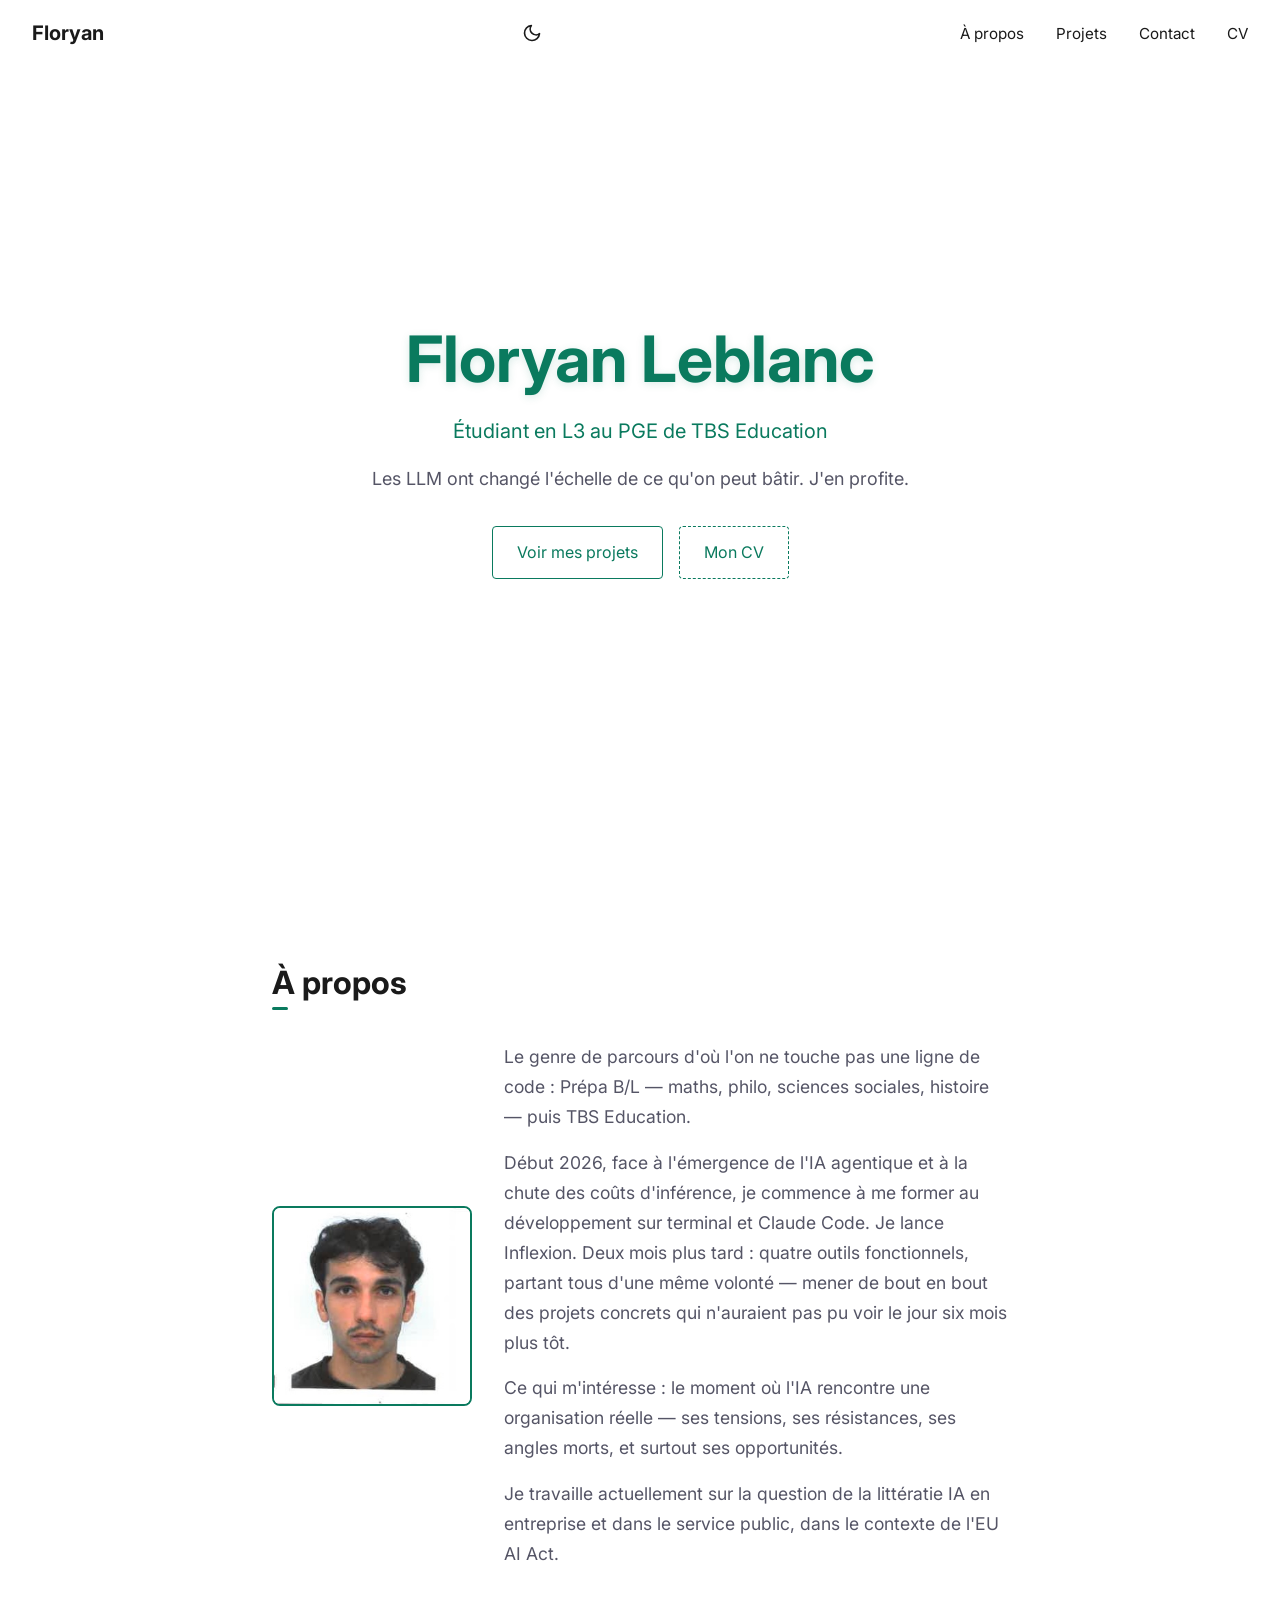
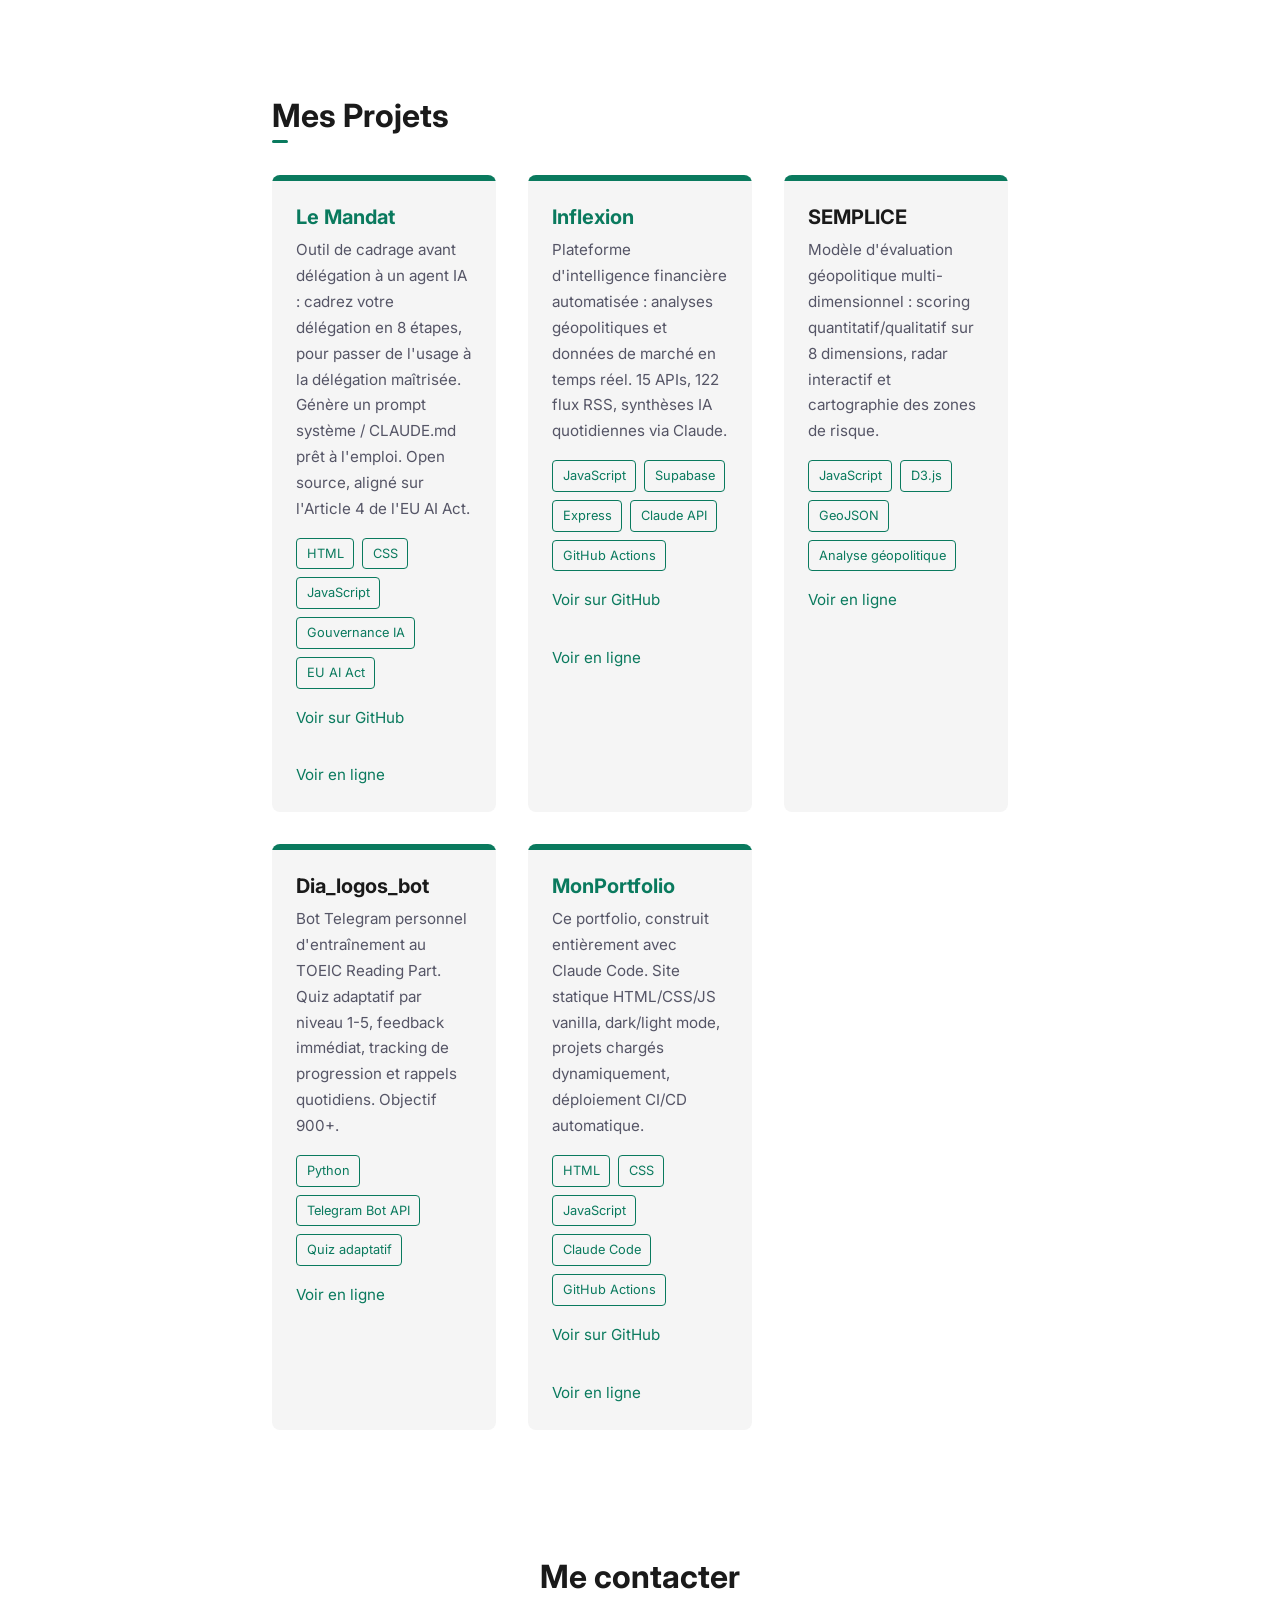
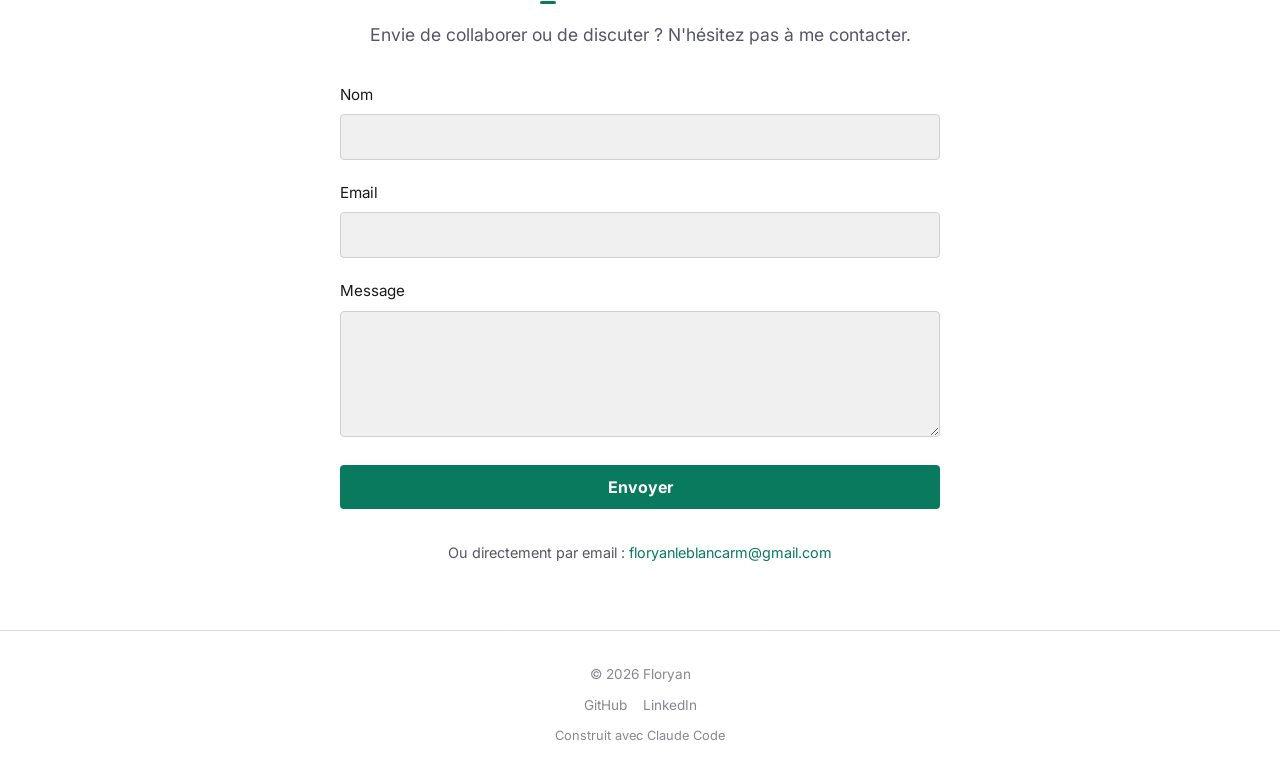
<file: index.html>
<!DOCTYPE html>
<html lang="fr">
<head>
    <meta charset="UTF-8">
    <meta name="viewport" content="width=device-width, initial-scale=1.0">
    <title>Floryan Leblanc | Portfolio Développeur</title>
    <meta name="description" content="Portfolio de Floryan Leblanc, developpeur autodidacte. Prepa B/L, TBS Education. Je construis avec les LLM des projets qui prenaient une equipe hier.">
    <link rel="canonical" href="https://florycarm-a11y.github.io/PORTFOLIO/">

    <!-- Open Graph -->
    <meta property="og:title" content="Floryan Leblanc | Portfolio Développeur">
    <meta property="og:description" content="Prépa B/L, TBS Education, autodidacte en dev. Je construis avec les LLM ce qui prenait une équipe hier.">
    <meta property="og:type" content="website">
    <meta property="og:url" content="https://florycarm-a11y.github.io/PORTFOLIO/">
    <meta property="og:image" content="https://florycarm-a11y.github.io/PORTFOLIO/assets/og-cover.png">
    <meta property="og:locale" content="fr_FR">

    <!-- Twitter Card -->
    <meta name="twitter:card" content="summary_large_image">
    <meta name="twitter:title" content="Floryan Leblanc | Portfolio Développeur">
    <meta name="twitter:description" content="Prépa B/L, TBS Education, autodidacte en dev. Je construis avec les LLM ce qui prenait une équipe hier.">
    <meta name="twitter:image" content="https://florycarm-a11y.github.io/PORTFOLIO/assets/og-cover.png">

    <!-- JSON-LD -->
    <script type="application/ld+json">
    {
        "@context": "https://schema.org",
        "@type": "Person",
        "name": "Floryan Leblanc",
        "url": "https://florycarm-a11y.github.io/PORTFOLIO/",
        "jobTitle": "Étudiant en L3 au PGE de TBS Education",
        "sameAs": [
            "https://github.com/florycarm-a11y",
            "https://www.linkedin.com/in/fleblanc17"
        ],
        "alumniOf": {
            "@type": "EducationalOrganization",
            "name": "TBS Education"
        }
    }
    </script>

    <!-- Fonts -->
    <link rel="preconnect" href="https://fonts.googleapis.com">
    <link rel="preconnect" href="https://fonts.gstatic.com" crossorigin>
    <link rel="preload" href="https://fonts.googleapis.com/css2?family=Inter:wght@400;700&display=swap" as="style" onload="this.onload=null;this.rel='stylesheet'">
    <noscript><link rel="stylesheet" href="https://fonts.googleapis.com/css2?family=Inter:wght@400;700&display=swap"></noscript>

    <!-- Critical CSS (above the fold: nav + hero) -->
    <style>
        *,*::before,*::after{margin:0;padding:0;box-sizing:border-box}
        :root{--color-bg:#0a0a0a;--color-text:#e0e0e0;--color-accent:#64ffda;--color-heading:#fff;--color-nav-bg:rgba(10,10,10,0.8);--blur-nav:10px}
        :root.light{--color-bg:#fff;--color-text:#1a1a1a;--color-accent:#0a7a5e;--color-heading:#1a1a1a;--color-nav-bg:rgba(255,255,255,0.8)}
        html{scroll-behavior:smooth}
        body{background-color:var(--color-bg);color:var(--color-text);font-family:'Inter',sans-serif;font-size:clamp(1rem,0.95rem + 0.25vw,1.1rem);line-height:1.7}
        .nav{position:fixed;top:0;left:0;width:100%;display:flex;align-items:center;justify-content:space-between;padding:1rem 2rem;background-color:var(--color-nav-bg);backdrop-filter:blur(var(--blur-nav));-webkit-backdrop-filter:blur(var(--blur-nav));z-index:100}
        .hero{display:flex;flex-direction:column;align-items:center;justify-content:center;min-height:100vh;text-align:center;padding:4rem 2rem}
        .hero__title{font-size:clamp(2.5rem,2rem + 3vw,4rem);font-weight:700;color:var(--color-accent)}
    </style>

    <link rel="icon" href="data:image/svg+xml,<svg xmlns='http://www.w3.org/2000/svg' viewBox='0 0 100 100'><text y='.9em' font-size='90'>⚡</text></svg>">
    <link rel="stylesheet" href="css/style.css">
</head>
<body>
    <a href="#main-content" class="skip-link">Passer au contenu</a>

    <!-- Navigation -->
    <nav class="nav" aria-label="Navigation principale">
        <a class="nav__logo" href="#">Floryan</a>
        <button class="nav__theme-toggle" aria-label="Changer de thème">
            <svg class="nav__theme-icon nav__theme-icon--sun" aria-hidden="true" xmlns="http://www.w3.org/2000/svg" width="20" height="20" viewBox="0 0 24 24" fill="none" stroke="currentColor" stroke-width="2" stroke-linecap="round" stroke-linejoin="round"><circle cx="12" cy="12" r="5"/><line x1="12" y1="1" x2="12" y2="3"/><line x1="12" y1="21" x2="12" y2="23"/><line x1="4.22" y1="4.22" x2="5.64" y2="5.64"/><line x1="18.36" y1="18.36" x2="19.78" y2="19.78"/><line x1="1" y1="12" x2="3" y2="12"/><line x1="21" y1="12" x2="23" y2="12"/><line x1="4.22" y1="19.78" x2="5.64" y2="18.36"/><line x1="18.36" y1="5.64" x2="19.78" y2="4.22"/></svg>
            <svg class="nav__theme-icon nav__theme-icon--moon" aria-hidden="true" xmlns="http://www.w3.org/2000/svg" width="20" height="20" viewBox="0 0 24 24" fill="none" stroke="currentColor" stroke-width="2" stroke-linecap="round" stroke-linejoin="round"><path d="M21 12.79A9 9 0 1 1 11.21 3 7 7 0 0 0 21 12.79z"/></svg>
        </button>
        <button class="nav__hamburger" aria-label="Menu" aria-expanded="false">
            <span class="nav__hamburger-line"></span>
            <span class="nav__hamburger-line"></span>
            <span class="nav__hamburger-line"></span>
        </button>
        <ul class="nav__list">
            <li><a class="nav__link" href="#about">À propos</a></li>
            <li><a class="nav__link" href="#projects">Projets</a></li>
            <li><a class="nav__link" href="#contact">Contact</a></li>
            <li><a class="nav__link" href="CV_Floryan_Leblanc.pdf" target="_blank" rel="noopener noreferrer">CV</a></li>
        </ul>
    </nav>

    <!-- Hero -->
    <header class="hero">
        <h1 class="hero__title">Floryan Leblanc</h1>
        <p class="hero__subtitle">Étudiant en L3 au PGE de TBS Education</p>
        <p class="hero__tagline">Les LLM ont changé l'échelle de ce qu'on peut bâtir. J'en profite.</p>
        <div class="hero__actions">
            <a class="hero__cta" href="#projects">Voir mes projets</a>
            <a class="hero__cta hero__cta--secondary" href="CV_Floryan_Leblanc.pdf" target="_blank" rel="noopener noreferrer">Mon CV</a>
        </div>
    </header>

    <main id="main-content">
        <!-- À propos -->
        <section class="about" id="about">
            <h2 class="about__title">À propos</h2>
            <div class="about__content">
                <img class="about__photo" src="assets/images/profile.jpg" alt="Photo de Floryan Leblanc" width="200" height="200">
                <div class="about__text">
                    <p>Le genre de parcours d'où l'on ne touche pas une ligne de code : Prépa B/L — maths, philo, sciences sociales, histoire — puis TBS Education.</p>
                    <p>Début 2026, face à l'émergence de l'IA agentique et à la chute des coûts d'inférence, je commence à me former au développement sur terminal et Claude Code. Je lance Inflexion. Deux mois plus tard : quatre outils fonctionnels, partant tous d'une même volonté — mener de bout en bout des projets concrets qui n'auraient pas pu voir le jour six mois plus tôt.</p>
                    <p>Ce qui m'intéresse : le moment où l'IA rencontre une organisation réelle — ses tensions, ses résistances, ses angles morts, et surtout ses opportunités.</p>
                    <p>Je travaille actuellement sur la question de la littératie IA en entreprise et dans le service public, dans le contexte de l'EU AI Act.</p>
                </div>
            </div>
        </section>

        <!-- Projets -->
        <section class="projects" id="projects">
            <h2 class="projects__title">Mes Projets</h2>
            <div class="projects__grid"></div>
        </section>

        <!-- Contact -->
        <section class="contact" id="contact">
            <h2 class="contact__title">Me contacter</h2>
            <p class="contact__text">
                Envie de collaborer ou de discuter ? N'hésitez pas à me contacter.
            </p>
            <form class="contact__form" id="contact-form">
                <div class="contact__field">
                    <label class="contact__label" for="name">Nom</label>
                    <input class="contact__input" type="text" id="name" name="name" required>
                </div>
                <div class="contact__field">
                    <label class="contact__label" for="email">Email</label>
                    <input class="contact__input" type="email" id="email" name="email" required>
                </div>
                <div class="contact__field">
                    <label class="contact__label" for="message">Message</label>
                    <textarea class="contact__input contact__textarea" id="message" name="message" rows="5" required></textarea>
                </div>
                <button class="contact__btn" type="submit">Envoyer</button>
            </form>
            <p class="contact__email">Ou directement par email : <a href="mailto:floryanleblancarm@gmail.com">floryanleblancarm@gmail.com</a></p>
        </section>
    </main>

    <!-- Footer -->
    <footer class="footer">
        <p>&copy; 2026 Floryan</p>
        <nav class="footer__links" aria-label="Liens sociaux">
            <a class="footer__link" href="https://github.com/florycarm-a11y" target="_blank" rel="noopener noreferrer">GitHub</a>
            <a class="footer__link" href="https://www.linkedin.com/in/fleblanc17" target="_blank" rel="noopener noreferrer">LinkedIn</a>
        </nav>
        <p class="footer__credit">Construit avec Claude Code</p>
    </footer>

    <script src="js/main.js"></script>
</body>
</html>
</file>
<file: css/style.css>
/* ========================================
   MonPortfolio — Global Styles
   ======================================== */

/* --- CSS Reset --- */
*,
*::before,
*::after {
    margin: 0;
    padding: 0;
    box-sizing: border-box;
}

/* --- Variables --- */
:root {
    --color-bg: #0a0a0a;
    --color-text: #e0e0e0;
    --color-accent: #64ffda;
    --color-muted: #a0a0b8;
    --color-heading: #ffffff;
    --color-card: #111111;
    --color-input-bg: #151515;
    --color-border: #2a2a2a;
    --color-nav-bg: rgba(10, 10, 10, 0.8);
    --color-nav-overlay: rgba(10, 10, 10, 0.95);
    --color-card-shadow: rgba(100, 255, 218, 0.1);
    --font-family: 'Inter', sans-serif;
    --spacing-sm: 1rem;
    --spacing-md: 2rem;
    --spacing-lg: 4rem;
    --radius-sm: 4px;
    --radius-md: 8px;
    --transition-speed: 0.3s;
    --transition-fade: 0.6s ease-out;
    --content-width: 800px;
    --form-width: 600px;
    --photo-size: 200px;
    --blur-nav: 10px;
}

:root.light {
    --color-bg: #ffffff;
    --color-text: #1a1a1a;
    --color-accent: #0a7a5e;
    --color-muted: #555566;
    --color-heading: #1a1a1a;
    --color-card: #f5f5f5;
    --color-input-bg: #f0f0f0;
    --color-border: #d0d0d0;
    --color-nav-bg: rgba(255, 255, 255, 0.8);
    --color-nav-overlay: rgba(255, 255, 255, 0.95);
    --color-card-shadow: rgba(10, 122, 94, 0.1);
}

/* --- Skip link --- */
.skip-link {
    position: absolute;
    top: -100%;
    left: 0;
    padding: 0.75rem 1.5rem;
    background-color: var(--color-accent);
    color: var(--color-bg);
    font-weight: 700;
    z-index: 200;
}

.skip-link:focus {
    top: 0;
}

/* --- Base --- */
html {
    scroll-behavior: smooth;
}

body {
    background-color: var(--color-bg);
    color: var(--color-text);
    font-family: var(--font-family);
    font-size: clamp(1rem, 0.95rem + 0.25vw, 1.1rem);
    line-height: 1.7;
    transition: background-color var(--transition-speed), color var(--transition-speed);
}

a {
    color: var(--color-accent);
    text-decoration: none;
}

a:hover {
    text-decoration: underline;
}

h1, h2, h3 {
    color: var(--color-heading);
    line-height: 1.2;
    transition: color var(--transition-speed);
}

/* --- Sections --- */
section {
    padding: var(--spacing-lg) var(--spacing-md);
    max-width: var(--content-width);
    margin: 0 auto;
}

/* --- Shared: cards --- */
.project-card,
.blog-card {
    background-color: var(--color-card);
    border-radius: var(--radius-md);
    transition: transform var(--transition-speed), box-shadow var(--transition-speed), background-color var(--transition-speed), color var(--transition-speed);
}

.project-card:hover,
.blog-card:hover {
    transform: translateY(-4px);
    box-shadow: 0 8px 24px var(--color-card-shadow);
}

/* --- Shared: card titles --- */
.project-card__title,
.blog-card__title {
    font-size: 1.25rem;
    margin-bottom: 0.5rem;
}

/* --- Shared: tag lists --- */
.project-card__tags,
.blog-article__tags {
    display: flex;
    flex-wrap: wrap;
    gap: 0.5rem;
    list-style: none;
}

/* --- Shared: tags --- */
.project-card__tag,
.blog-article__tag {
    font-size: 0.8rem;
    padding: 0.25rem 0.6rem;
    border: 1px solid var(--color-accent);
    border-radius: var(--radius-sm);
    color: var(--color-accent);
    transition: color var(--transition-speed), border-color var(--transition-speed);
}

/* --- Shared: section titles --- */
.about__title,
.projects__title,
.blog__title,
.contact__title {
    font-size: clamp(1.75rem, 1.5rem + 1.25vw, 2rem);
    position: relative;
    display: inline-block;
    padding-bottom: 0.5rem;
    margin-bottom: var(--spacing-md);
}

.about__title::after,
.projects__title::after,
.blog__title::after,
.contact__title::after {
    content: '';
    position: absolute;
    bottom: 0;
    left: 0;
    width: var(--trait-w, 3rem);
    height: 3px;
    background-color: var(--color-accent);
    border-radius: 2px;
    will-change: width;
}

@media (prefers-reduced-motion: reduce) {
    .about__title::after,
    .projects__title::after,
    .blog__title::after,
    .contact__title::after {
        width: 3rem;
    }
}

.contact__title {
    margin-bottom: var(--spacing-sm);
}

/* --- Nav --- */
.nav {
    position: fixed;
    top: 0;
    left: 0;
    width: 100%;
    display: flex;
    align-items: center;
    justify-content: space-between;
    padding: var(--spacing-sm) var(--spacing-md);
    background-color: var(--color-nav-bg);
    backdrop-filter: blur(var(--blur-nav));
    -webkit-backdrop-filter: blur(var(--blur-nav));
    z-index: 100;
    transition: background-color var(--transition-speed);
}

.nav__logo {
    font-size: 1.25rem;
    font-weight: 700;
    color: var(--color-heading);
}

.nav__logo:hover {
    text-decoration: none;
    color: var(--color-accent);
}

.nav__list {
    list-style: none;
    display: flex;
    gap: var(--spacing-md);
}

.nav__link {
    color: var(--color-text);
    font-size: 0.95rem;
    transition: color var(--transition-speed);
}

.nav__link:hover {
    color: var(--color-accent);
    text-decoration: none;
}

.nav__theme-toggle {
    background: none;
    border: none;
    cursor: pointer;
    color: var(--color-text);
    padding: 4px;
    display: flex;
    align-items: center;
    transition: color var(--transition-speed);
}

.nav__theme-toggle:hover {
    color: var(--color-accent);
}

.nav__theme-icon--moon {
    display: none;
}

:root.light .nav__theme-icon--sun {
    display: none;
}

:root.light .nav__theme-icon--moon {
    display: block;
}

.nav__hamburger {
    display: none;
    background: none;
    border: none;
    cursor: pointer;
    flex-direction: column;
    gap: 5px;
    padding: 4px;
    z-index: 110;
}

.nav__hamburger-line {
    display: block;
    width: 24px;
    height: 2px;
    background-color: var(--color-text);
    border-radius: 2px;
    transition: transform var(--transition-speed), opacity var(--transition-speed);
}

.nav__hamburger--active .nav__hamburger-line:nth-child(1) {
    transform: translateY(7px) rotate(45deg);
}

.nav__hamburger--active .nav__hamburger-line:nth-child(2) {
    opacity: 0;
}

.nav__hamburger--active .nav__hamburger-line:nth-child(3) {
    transform: translateY(-7px) rotate(-45deg);
}

/* --- Hero --- */
.hero {
    display: flex;
    flex-direction: column;
    align-items: center;
    justify-content: center;
    min-height: 100vh;
    text-align: center;
    padding: var(--spacing-lg) var(--spacing-md);
}

.hero__title {
    font-size: clamp(2.5rem, 2rem + 3vw, 4rem);
    font-weight: 700;
    color: var(--color-accent);
    text-shadow: 0 2px 8px rgba(100, 255, 218, 0.2);
    text-align: center;
    margin-bottom: var(--spacing-sm);
}

:root.light .hero__title {
    text-shadow: 0 2px 8px rgba(10, 122, 94, 0.15);
}

.hero__subtitle {
    font-size: 1.25rem;
    color: var(--color-accent);
}

.hero__tagline {
    font-size: 1.125rem;
    color: var(--color-muted);
    margin-top: var(--spacing-sm);
}

.hero__actions {
    display: flex;
    gap: var(--spacing-sm);
    margin-top: var(--spacing-md);
    flex-wrap: wrap;
    justify-content: center;
}

.hero__cta {
    display: inline-block;
    padding: 0.75rem 1.5rem;
    border: 1px solid var(--color-accent);
    color: var(--color-accent);
    border-radius: var(--radius-sm);
    font-size: 1rem;
    transition: background-color var(--transition-speed), color var(--transition-speed);
}

.hero__cta:hover {
    background-color: var(--color-accent);
    color: var(--color-bg);
    text-decoration: none;
}

.hero__cta--secondary {
    background-color: transparent;
    border-style: dashed;
}

/* --- About --- */
.about__content {
    display: flex;
    flex-direction: column;
    align-items: center;
    gap: var(--spacing-md);
}

.about__photo {
    width: var(--photo-size);
    height: var(--photo-size);
    border: 2px solid var(--color-accent);
    border-radius: var(--radius-md);
    object-fit: cover;
    flex-shrink: 0;
}

.about__text {
    color: var(--color-muted);
}

.about__text p + p {
    margin-top: var(--spacing-sm);
}

/* --- Projects --- */
.projects__grid {
    display: grid;
    gap: var(--spacing-md);
}

.project-card {
    overflow: hidden;
}

.project-card__desc,
.project-card__link {
    transition: color var(--transition-speed), border-color var(--transition-speed);
}

.project-card__banner {
    height: 6px;
    background-color: var(--color-accent);
}

.project-card__body {
    padding: 1.5rem;
}

.project-card__desc {
    color: var(--color-muted);
    font-size: 0.95rem;
    margin-bottom: var(--spacing-sm);
}

.project-card__tags {
    margin-bottom: var(--spacing-sm);
}

.project-card__links {
    display: flex;
    gap: var(--spacing-md);
    flex-wrap: wrap;
}

.project-card__link {
    font-size: 0.95rem;
}

/* --- Blog --- */
.blog__list {
    display: flex;
    flex-direction: column;
    gap: var(--spacing-md);
}

.blog-card {
    padding: 1.5rem;
    cursor: pointer;
}

.blog-card:focus-visible {
    outline: 2px solid var(--color-accent);
    outline-offset: 2px;
}

.blog-card__date {
    font-size: 0.8rem;
    color: var(--color-accent);
    margin-bottom: 0.5rem;
}

.blog-card__excerpt {
    color: var(--color-muted);
    font-size: 0.95rem;
}

.blog-card__date,
.blog-card__excerpt {
    transition: color var(--transition-speed);
}

/* --- Blog article (full view) --- */
.blog-article--open {
    display: block;
}

.blog-article__back {
    display: inline-block;
    margin-bottom: var(--spacing-md);
    font-size: 0.95rem;
    cursor: pointer;
    background: none;
    border: none;
    color: var(--color-accent);
    font-family: var(--font-family);
    padding: 0;
}

.blog-article__back:hover {
    text-decoration: underline;
}

.blog-article__date {
    font-size: 0.85rem;
    color: var(--color-accent);
    margin-bottom: var(--spacing-sm);
}

.blog-article__tags {
    margin-bottom: var(--spacing-md);
}

.blog-article__heading {
    font-size: 1.35rem;
    margin: var(--spacing-md) 0 var(--spacing-sm);
}

.blog-article__text {
    color: var(--color-muted);
    margin-bottom: var(--spacing-sm);
    transition: color var(--transition-speed);
}

/* --- Contact --- */
.contact {
    text-align: center;
}

.contact__text {
    color: var(--color-muted);
    margin-bottom: var(--spacing-md);
}

.contact__form {
    max-width: var(--form-width);
    margin: 0 auto;
    text-align: left;
}

.contact__field {
    margin-bottom: 1.25rem;
}

.contact__label {
    display: block;
    margin-bottom: 0.4rem;
    font-size: 0.95rem;
}

.contact__input {
    width: 100%;
    padding: 0.75rem 1rem;
    background-color: var(--color-input-bg);
    border: 1px solid var(--color-border);
    border-radius: var(--radius-sm);
    color: var(--color-text);
    font-family: var(--font-family);
    font-size: 1rem;
    transition: border-color var(--transition-speed);
}

.contact__input:focus {
    border-color: var(--color-accent);
    outline: 2px solid var(--color-accent);
    outline-offset: 2px;
}

.contact__textarea {
    resize: vertical;
}

.contact__btn {
    display: block;
    width: 100%;
    padding: 0.75rem;
    background-color: var(--color-accent);
    color: var(--color-bg);
    border: none;
    border-radius: var(--radius-sm);
    font-family: var(--font-family);
    font-size: 1rem;
    font-weight: 700;
    cursor: pointer;
    transition: opacity var(--transition-speed);
}

.contact__btn:hover {
    opacity: 0.85;
}

.contact__email {
    margin-top: var(--spacing-md);
    font-size: 0.9rem;
    color: var(--color-muted);
}

/* --- Footer --- */
.footer {
    text-align: center;
    padding: var(--spacing-md);
    font-size: 0.85rem;
    color: var(--color-muted);
    border-top: 1px solid var(--color-border);
    opacity: 0.7;
}

.footer__links {
    display: flex;
    justify-content: center;
    gap: var(--spacing-sm);
    margin: 0.5rem 0;
}

.footer__link {
    color: var(--color-muted);
    transition: color var(--transition-speed);
}

.footer__link:hover {
    color: var(--color-accent);
    text-decoration: none;
}

.footer__credit {
    margin-top: 0.5rem;
    font-size: 0.8rem;
}

/* --- Fade-in animation --- */
.fade-in {
    opacity: 0;
    transform: translateY(20px);
    transition: opacity var(--transition-fade), transform var(--transition-fade);
}

.fade-in--visible {
    opacity: 1;
    transform: translateY(0);
}

/* --- Reduced motion --- */
@media (prefers-reduced-motion: reduce) {
    html {
        scroll-behavior: auto;
    }

    *,
    *::before,
    *::after {
        transition: none !important;
        animation: none !important;
    }
}

/* ========================================
   Responsive
   ======================================== */

/* --- Mobile (< 768px) --- */
@media (max-width: 767px) {
    .nav__hamburger {
        display: flex;
    }

    .nav__list {
        position: fixed;
        inset: 0;
        flex-direction: column;
        align-items: center;
        justify-content: center;
        gap: 2.5rem;
        background-color: var(--color-nav-overlay);
        backdrop-filter: blur(var(--blur-nav));
        -webkit-backdrop-filter: blur(var(--blur-nav));
        opacity: 0;
        visibility: hidden;
        transition: opacity var(--transition-speed), visibility var(--transition-speed);
    }

    .nav__list--open {
        opacity: 1;
        visibility: visible;
    }

    .nav__link {
        font-size: 1.5rem;
    }
}

/* --- Tablette (>= 768px) --- */
@media (min-width: 768px) {
    .about__content {
        flex-direction: row;
        align-items: center;
    }

    .projects__grid {
        grid-template-columns: repeat(2, 1fr);
    }
}

/* --- Desktop (>= 1024px) --- */
@media (min-width: 1024px) {
    .projects__grid {
        grid-template-columns: repeat(3, 1fr);
    }
}
</file>
